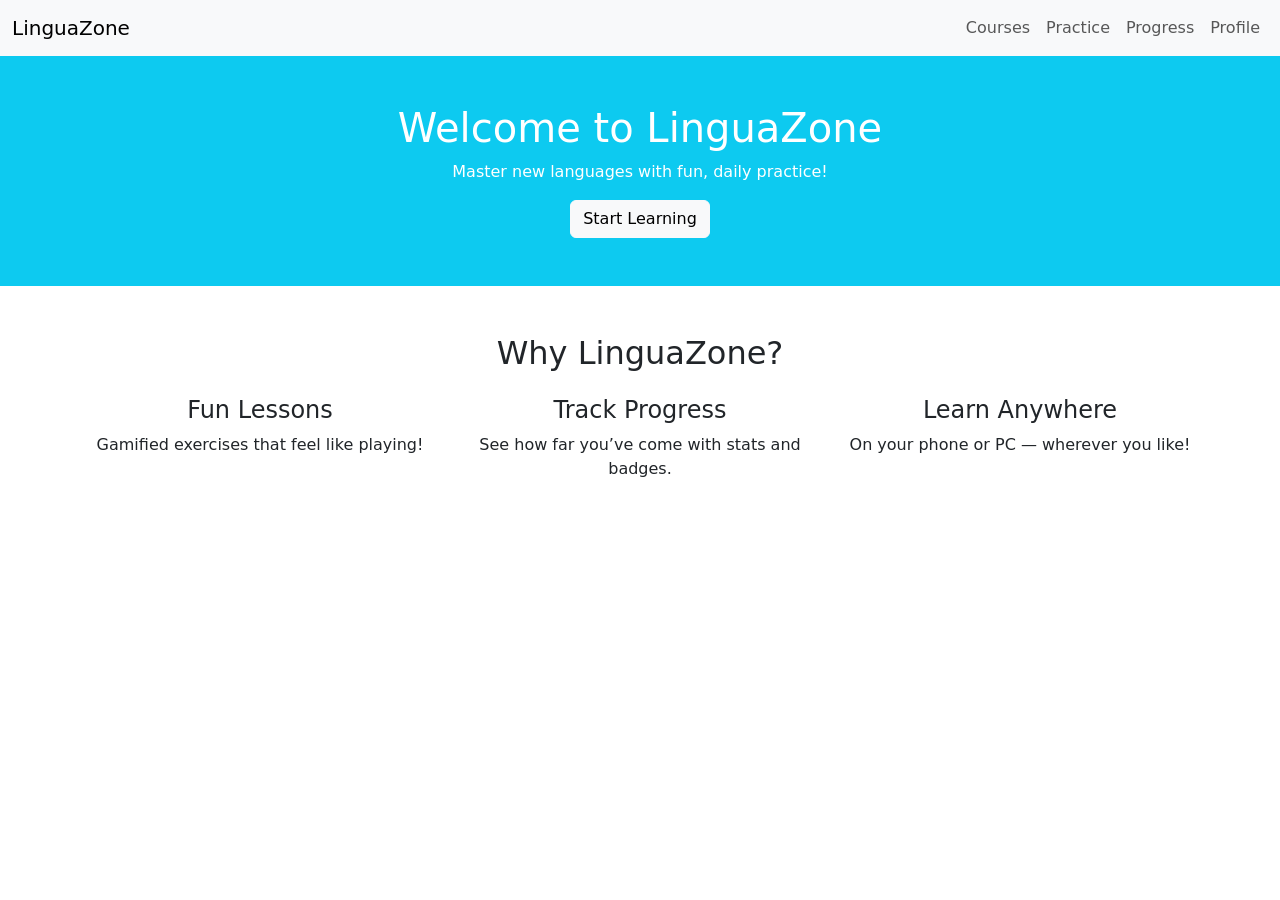
<file: duolingo/index.html>
<!DOCTYPE html>
<html lang="en">
<head>
  <meta charset="UTF-8" />
  <meta name="viewport" content="width=device-width, initial-scale=1.0" />
  <title>LinguaZone</title>
  <link rel="stylesheet" href="style.css" />
  <link rel="stylesheet" href="https://cdn.jsdelivr.net/npm/bootstrap@5.3.0/dist/css/bootstrap.min.css" />
</head>
<body>
  <nav class="navbar navbar-expand-lg bg-light">
    <div class="container-fluid">
      <a class="navbar-brand" href="#">LinguaZone</a>
      <ul class="navbar-nav ms-auto">
        <li class="nav-item"><a class="nav-link" href="courses.html">Courses</a></li>
        <li class="nav-item"><a class="nav-link" href="practice.html">Practice</a></li>
        <li class="nav-item"><a class="nav-link" href="progress.html">Progress</a></li>
        <li class="nav-item"><a class="nav-link" href="profile.html">Profile</a></li>
      </ul>
    </div>
  </nav>

  <header class="text-center p-5 bg-info text-white">
    <h1>Welcome to LinguaZone</h1>
    <p>Master new languages with fun, daily practice!</p>
    <a href="courses.html" class="btn btn-light">Start Learning</a>
  </header>

  <section class="container text-center mt-5">
    <h2>Why LinguaZone?</h2>
    <div class="row mt-4">
      <div class="col-md-4"><h4>Fun Lessons</h4><p>Gamified exercises that feel like playing!</p></div>
      <div class="col-md-4"><h4>Track Progress</h4><p>See how far you’ve come with stats and badges.</p></div>
      <div class="col-md-4"><h4>Learn Anywhere</h4><p>On your phone or PC — wherever you like!</p></div>
    </div>
  </section>
</body>
</html>
</file>
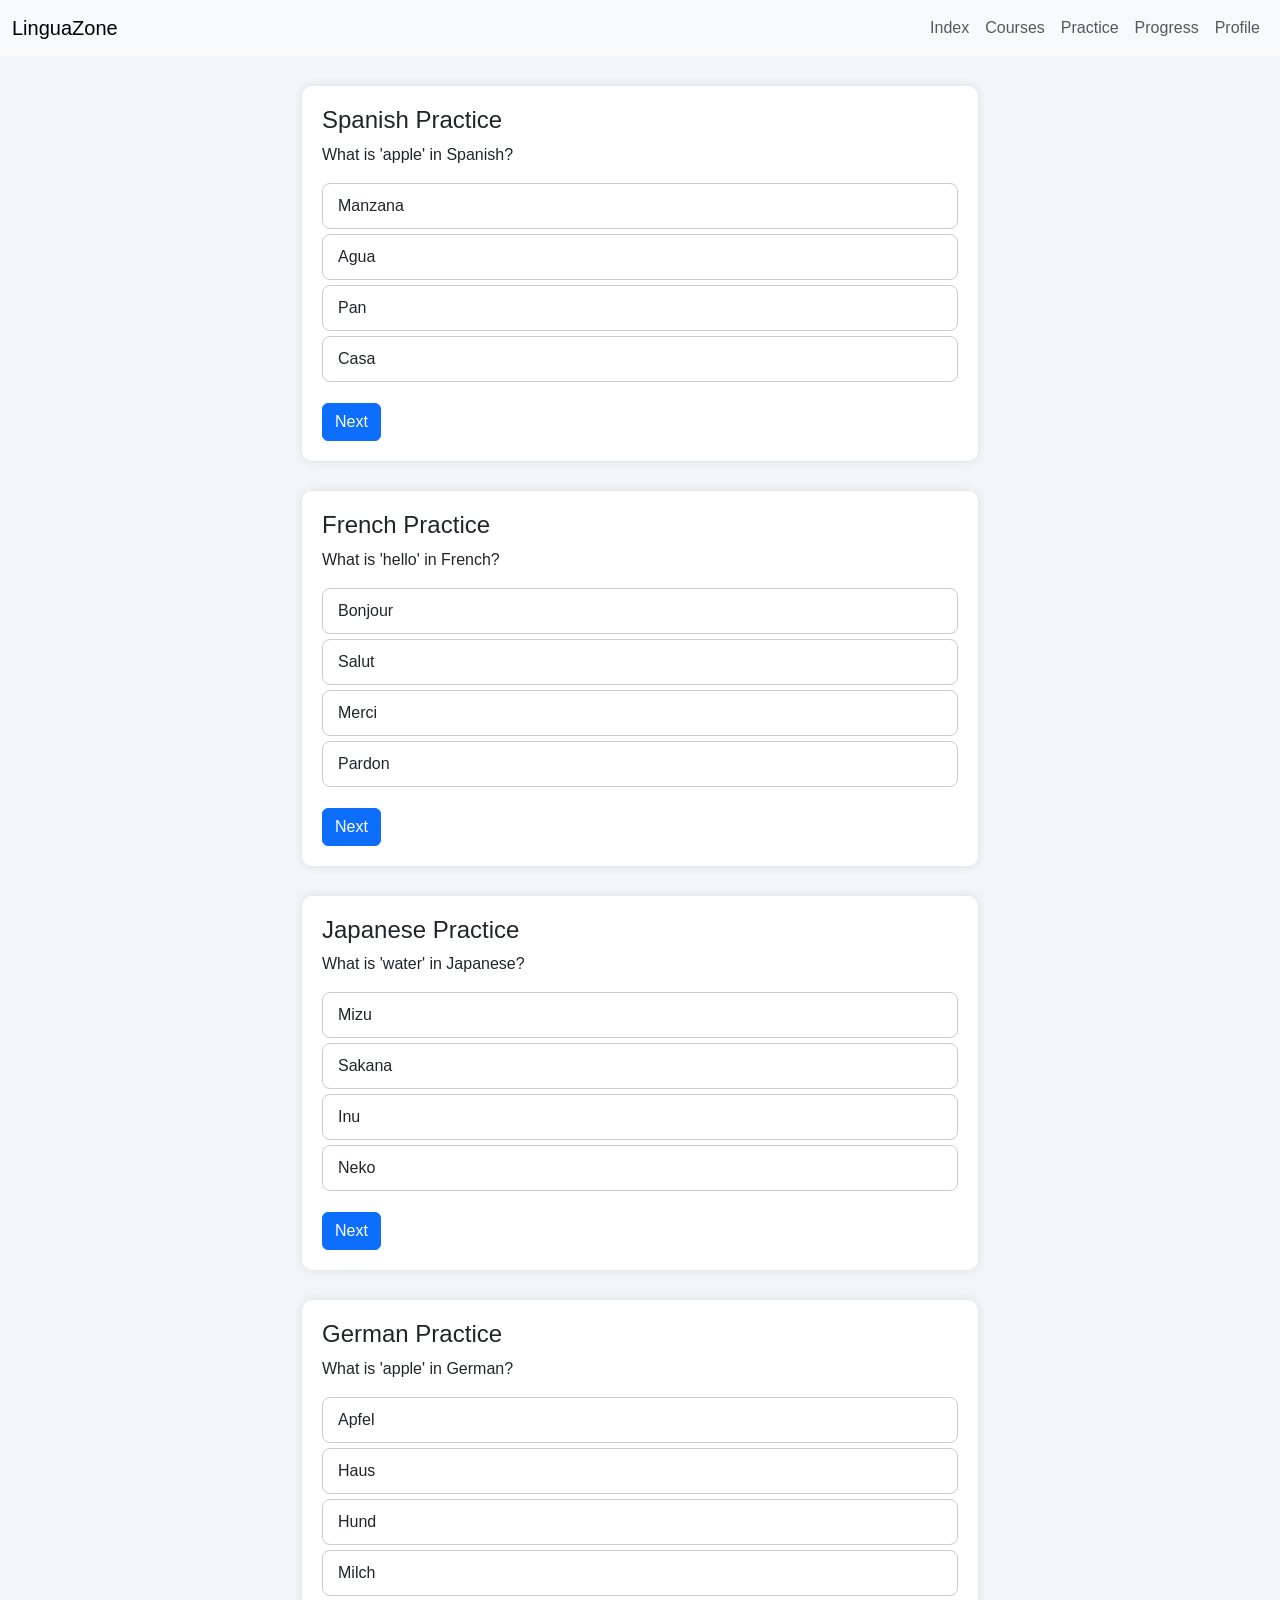
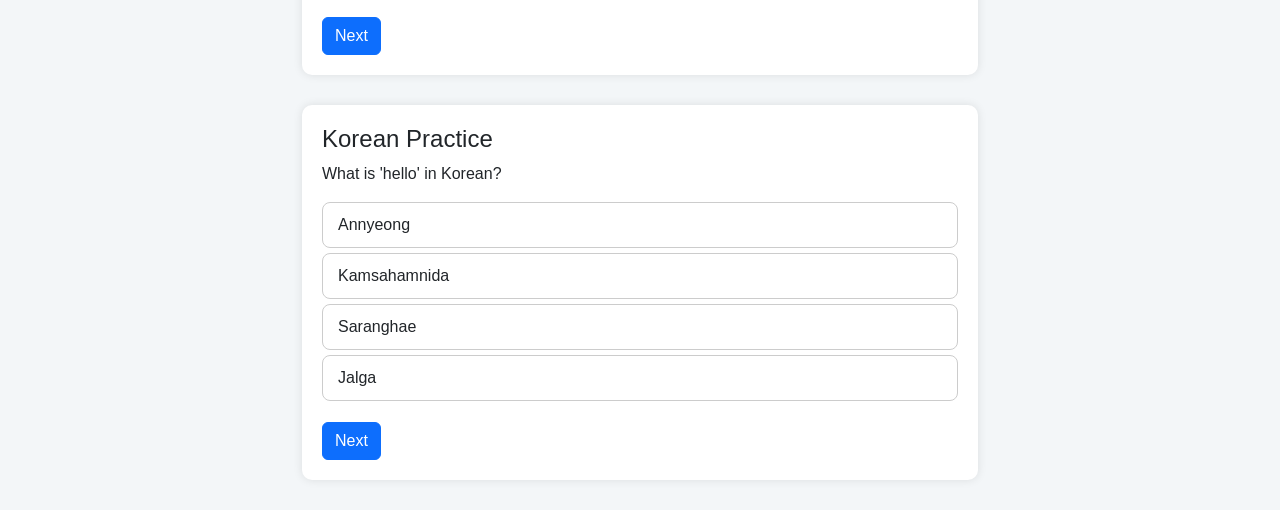
<file: duolingo/practice.html>
<!DOCTYPE html>
<html lang="en">

<head>
  <meta charset="UTF-8">
  <title>Language Practice</title>
  <link href="https://cdn.jsdelivr.net/npm/bootstrap@5.3.0/dist/css/bootstrap.min.css" rel="stylesheet">
  <style>
    body {
      background-color: #f3f6f8;
      font-family: 'Segoe UI', sans-serif;
    }

    .container {
      max-width: 700px;
      margin: 30px auto;
    }

    .question-box {
      background: #fff;
      padding: 20px;
      border-radius: 10px;
      box-shadow: 0 0 10px rgba(0, 0, 0, 0.1);
      margin-bottom: 30px;
    }

    .option {
      padding: 10px 15px;
      border: 1px solid #ccc;
      border-radius: 8px;
      margin: 5px 0;
      cursor: pointer;
      transition: 0.3s;
    }

    .option:hover {
      background-color: #e9ecef;
    }

    .option.selected {
      background-color: #1b5e20;
      color: white;
    }

    .feedback {
      margin-top: 10px;
      font-weight: bold;
    }

    .correct {
      color: #28a745;
    }

    .wrong {
      color: #dc3545;
    }
  </style>
</head>

<body>
  <nav class="navbar navbar-expand-lg bg-light">
    <div class="container-fluid">
      <a class="navbar-brand" href="#">LinguaZone</a>
      <ul class="navbar-nav ms-auto">
        <li class="nav-item"><a class="nav-link" href="index.html">Index</a></li>
        <li class="nav-item"><a class="nav-link" href="courses.html">Courses</a></li>
        <li class="nav-item"><a class="nav-link" href="practice.html">Practice</a></li>
        <li class="nav-item"><a class="nav-link" href="progress.html">Progress</a></li>
        <li class="nav-item"><a class="nav-link" href="profile.html">Profile</a></li>
      </ul>
    </div>
  </nav>
  <div class="container">
    <div class="question-box" id="spanish-box">
      <h4>Spanish Practice</h4>
      <p id="spanish-question"></p>
      <div id="spanish-options"></div>
      <button class="btn btn-primary mt-3" onclick="nextQuestion('spanish')">Next</button>
    </div>

    <div class="question-box" id="french-box">
      <h4>French Practice</h4>
      <p id="french-question"></p>
      <div id="french-options"></div>
      <button class="btn btn-primary mt-3" onclick="nextQuestion('french')">Next</button>
    </div>

    <div class="question-box" id="japanese-box">
      <h4>Japanese Practice</h4>
      <p id="japanese-question"></p>
      <div id="japanese-options"></div>
      <button class="btn btn-primary mt-3" onclick="nextQuestion('japanese')">Next</button>
    </div>

    <div class="question-box" id="german-box">
      <h4>German Practice</h4>
      <p id="german-question"></p>
      <div id="german-options"></div>
      <button class="btn btn-primary mt-3" onclick="nextQuestion('german')">Next</button>
    </div>

    <div class="question-box" id="korean-box">
      <h4>Korean Practice</h4>
      <p id="korean-question"></p>
      <div id="korean-options"></div>
      <button class="btn btn-primary mt-3" onclick="nextQuestion('korean')">Next</button>
    </div>
  </div>

  <script>
    const quizData = {
      spanish: [
        { q: "What is 'apple' in Spanish?", o: ["Manzana", "Agua", "Pan", "Casa"], a: 0 },
        { q: "What is 'house' in Spanish?", o: ["Casa", "Perro", "Agua", "Cielo"], a: 0 },
        { q: "What is 'dog' in Spanish?", o: ["Perro", "Gato", "Pez", "Rana"], a: 0 },
        { q: "What is 'water' in Spanish?", o: ["Agua", "Fuego", "Tierra", "Viento"], a: 0 },
        { q: "What is 'bread' in Spanish?", o: ["Pan", "Queso", "Fruta", "Azúcar"], a: 0 },
      ],
      french: [
        { q: "What is 'hello' in French?", o: ["Bonjour", "Salut", "Merci", "Pardon"], a: 0 },
        { q: "What is 'cat' in French?", o: ["Chat", "Chien", "Oiseau", "Lapin"], a: 0 },
        { q: "What is 'thank you' in French?", o: ["Merci", "S'il vous plaît", "Bonjour", "Salut"], a: 0 },
        { q: "What is 'bread' in French?", o: ["Pain", "Fromage", "Eau", "Lait"], a: 0 },
        { q: "What is 'water' in French?", o: ["Eau", "Vin", "Jus", "Thé"], a: 0 },
      ],
      japanese: [
        { q: "What is 'water' in Japanese?", o: ["Mizu", "Sakana", "Inu", "Neko"], a: 0 },
        { q: "What is 'dog' in Japanese?", o: ["Inu", "Neko", "Tori", "Usagi"], a: 0 },
        { q: "What is 'cat' in Japanese?", o: ["Neko", "Inu", "Kuma", "Kitsune"], a: 0 },
        { q: "What is 'thank you' in Japanese?", o: ["Arigatou", "Konnichiwa", "Sayonara", "Ohayou"], a: 0 },
        { q: "What is 'hello' in Japanese?", o: ["Konnichiwa", "Sayonara", "Arigatou", "Sumimasen"], a: 0 },
      ],
      german: [
        { q: "What is 'apple' in German?", o: ["Apfel", "Haus", "Hund", "Milch"], a: 0 },
        { q: "What is 'dog' in German?", o: ["Hund", "Katze", "Fisch", "Vogel"], a: 0 },
        { q: "What is 'milk' in German?", o: ["Milch", "Wasser", "Saft", "Brot"], a: 0 },
        { q: "What is 'house' in German?", o: ["Haus", "Tür", "Fenster", "Stuhl"], a: 0 },
        { q: "What is 'bread' in German?", o: ["Brot", "Käse", "Ei", "Obst"], a: 0 },
      ],
      korean: [
        { q: "What is 'hello' in Korean?", o: ["Annyeong", "Kamsahamnida", "Saranghae", "Jalga"], a: 0 },
        { q: "What is 'thank you' in Korean?", o: ["Kamsahamnida", "Annyeong", "Jalga", "Saranghae"], a: 0 },
        { q: "What is 'love' in Korean?", o: ["Saranghae", "Gomawo", "Annyeong", "Bap"], a: 0 },
        { q: "What is 'rice' in Korean?", o: ["Bap", "Kimchi", "Gogi", "Mul"], a: 0 },
        { q: "What is 'water' in Korean?", o: ["Mul", "Bap", "Gogi", "Kimchi"], a: 0 },
      ]
    };

    let state = { spanish: 0, french: 0, japanese: 0, german: 0, korean: 0 };

    function nextQuestion(lang) {
      
      const qIndex = state[lang];
      /*
      console.log(lang);
      console.log(lang);
      alert("lang="+lang+", qindex="+qIndex);
      */
      const question = quizData[lang][qIndex];
      //alert("lang="+lang+", qindex="+qIndex+", question="+question);
      const qEl = document.getElementById(`${lang}-question`);
      const oEl = document.getElementById(`${lang}-options`);

      if (!question) {
        qEl.innerText = "🎉 You've completed all questions!";
        oEl.innerHTML = "";
        return;
      }

      qEl.innerText = question.q;
      oEl.innerHTML = "";

      question.o.forEach((opt, index) => {
        const div = document.createElement('div');
        div.className = 'option';
        div.innerText = opt;
        div.onclick = () => {
          const isCorrect = index === question.a;
          const feedbackEl = document.createElement('div');
          feedbackEl.className = 'feedback ' + (isCorrect ? 'correct' : 'wrong');
          feedbackEl.innerText = isCorrect ? "✅ Your answer is correct!" : "❌ Your answer is wrong!";

          // Remove previous feedback and highlight
          oEl.querySelectorAll('.option').forEach(optEl => optEl.classList.remove('selected'));
          const oldFeedback = oEl.querySelector('.feedback');
          if (oldFeedback) oldFeedback.remove();

          // Highlight current and show feedback
          div.classList.add('selected');
          oEl.appendChild(feedbackEl);
        };
        oEl.appendChild(div);
      });

      state[lang]++; //lang ++ means lang = lang + 1, 0+1, 1+1, 2+1
    }

    // Load first question for all languages
    window.onload = () => {
      for (const lang in quizData) {
        nextQuestion(lang);
      }
    };
  </script>
</body>

</html>
</file>
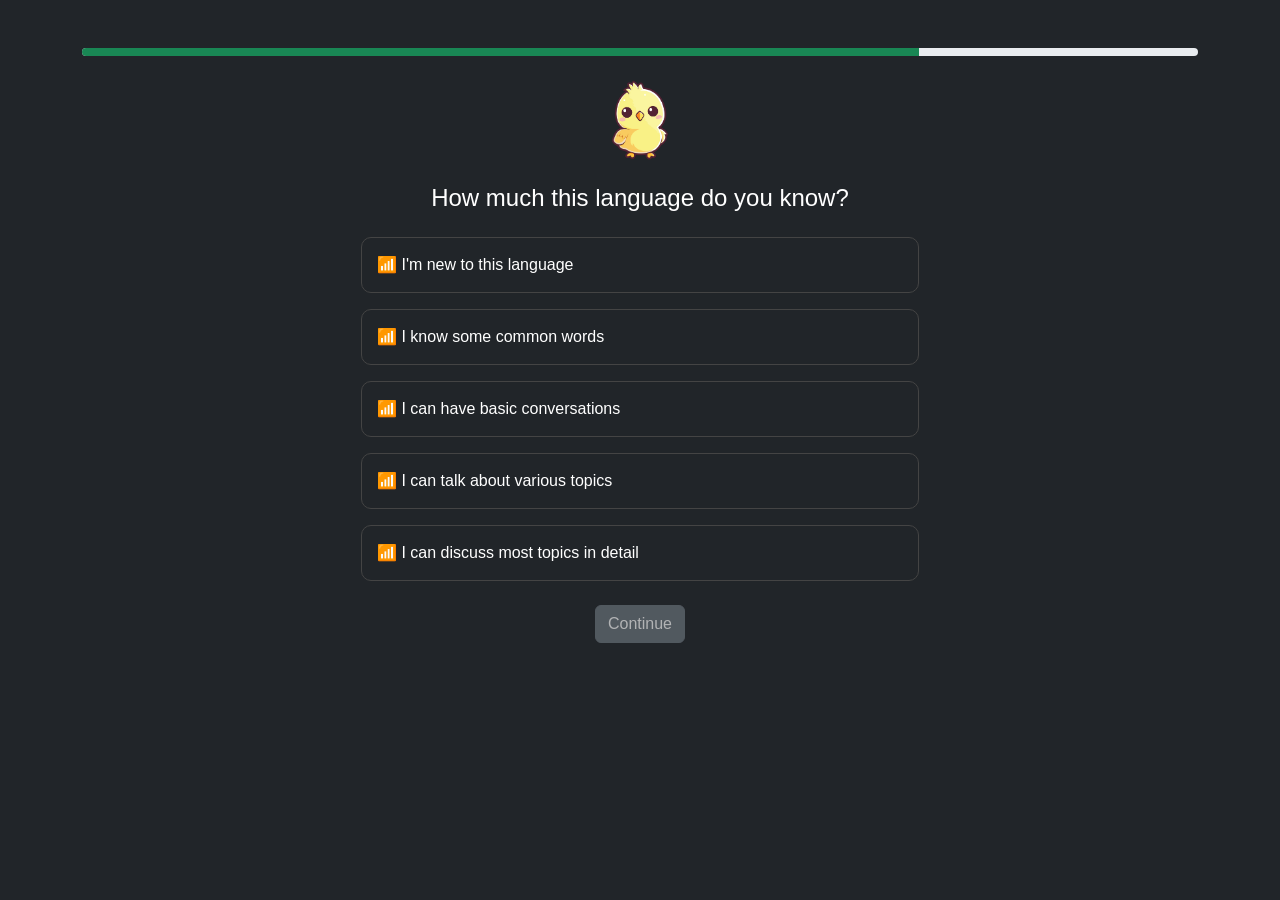
<file: duolingo/proficiency.html>
<!DOCTYPE html>
<html lang="en">

<head>
  <meta charset="UTF-8">
  <title>Proficiency Level</title>
  <link href="https://cdn.jsdelivr.net/npm/bootstrap@5.3.0/dist/css/bootstrap.min.css" rel="stylesheet">
  <link href="style.css" rel="stylesheet">
</head>

<body class="bg-dark text-white">

  <div class="container text-center mt-5">

    <div class="progress mb-4" style="height: 8px;">
      <div class="progress-bar bg-success" style="width: 75%;"></div>
    </div>

    <img src="./transparent-background-with-a-chick-free-png.webp"
      alt="Duo Owl" height="80">
    <h4 class="my-4">How much <span id="languageName">this language</span> do you know?</h4>

    <div class="d-flex flex-column align-items-center gap-3">
      <button class="btn option-btn w-50 text-start">
        📶 I'm new to this language
      </button>
      <button class="btn option-btn w-50 text-start">
        📶 I know some common words
      </button>
      <button class="btn option-btn w-50 text-start">
        📶 I can have basic conversations
      </button>
      <button class="btn option-btn w-50 text-start">
        📶 I can talk about various topics
      </button>
      <button class="btn option-btn w-50 text-start">
        📶 I can discuss most topics in detail
      </button>
    </div>
    <button id="continueBtn" class="btn btn-secondary mt-4" disabled>Continue</button>
  </div>
  <script>
    const buttons = document.querySelectorAll('.option-btn');
    const continueBtn = document.getElementById('continueBtn');

    continueBtn.addEventListener('click', () => {
      window.location.href = 'practice.html';
    });

    buttons.forEach(btn => {
      btn.addEventListener('click', () => {
        buttons.forEach(b => b.classList.remove('btn-success'));
        btn.classList.add('btn-success');
        continueBtn.disabled = false;
      });
    });
  </script>
  </div>
</body>

</html>
</file>
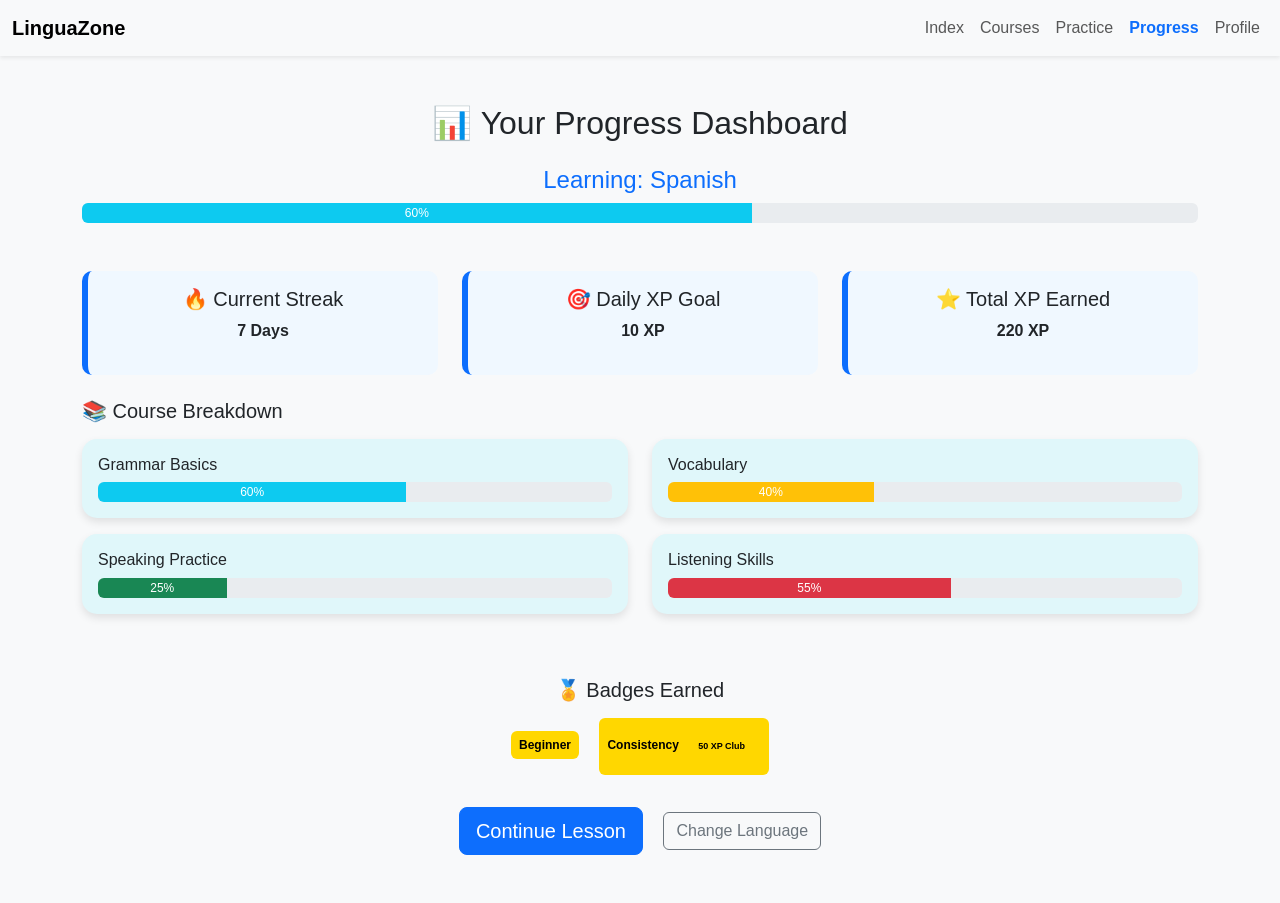
<file: duolingo/progress.html>
<!DOCTYPE html>
<html lang="en">

<head>
  <meta charset="UTF-8">
  <title>Progress Dashboard</title>
  <link href="https://cdn.jsdelivr.net/npm/bootstrap@5.3.0/dist/css/bootstrap.min.css" rel="stylesheet">
  <link rel="stylesheet" href="style.css">
  <style>
    .card {
      border-radius: 15px;
      box-shadow: 0 4px 8px rgba(0, 0, 0, 0.1);
    }

    .badge-earned {
      background-color: #ffd700;
      color: #000;
    }

    .xp-box {
      background-color: #f0f8ff;
      padding: 1rem;
      border-radius: 10px;
      border-left: 6px solid #0d6efd;
    }
  </style>
</head>

<body class="bg-light">
  <nav class="navbar navbar-expand-lg bg-light shadow-sm">
    <div class="container-fluid">
      <a class="navbar-brand fw-bold" href="#">LinguaZone</a>
      <ul class="navbar-nav ms-auto">
        <li class="nav-item"><a class="nav-link" href="index.html">Index</a></li>
        <li class="nav-item"><a class="nav-link" href="courses.html">Courses</a></li>
        <li class="nav-item"><a class="nav-link" href="practice.html">Practice</a></li>
        <li class="nav-item"><a class="nav-link active fw-bold text-primary" href="progress.html">Progress</a></li>
        <li class="nav-item"><a class="nav-link" href="profile.html">Profile</a></li>
      </ul>
    </div>
  </nav>

  <div class="container py-5">
    <h2 class="text-center mb-4">📊 Your Progress Dashboard</h2>
    <h4 class="text-center text-primary" id="langHeading">Learning: Spanish</h4>

    <!-- Progress Bar -->
    <div class="progress" style="height: 20px;">
      <div class="progress-bar bg-info" style="width: 60%;">60%</div>
    </div>
    <br><br>

    <!-- XP & Goal Stats -->
    <div class="row text-center mb-4">
      <div class="col-md-4">
        <div class="xp-box">
          <h5>🔥 Current Streak</h5>
          <p class="fw-bold">7 Days</p>
        </div>
      </div>
      <div class="col-md-4">
        <div class="xp-box">
          <h5>🎯 Daily XP Goal</h5>
          <p class="fw-bold">10 XP</p>
        </div>
      </div>
      <div class="col-md-4">
        <div class="xp-box">
          <h5>⭐ Total XP Earned</h5>
          <p class="fw-bold">220 XP</p>
        </div>
      </div>
    </div>

    <!-- Lessons Progress -->  
    <div class="mb-5">
      <h5 class="mb-3">📚 Course Breakdown</h5>
      <div class="row">
        <div class="col-md-6 mb-3">
          <div class="card p-3">
            <h6>Grammar Basics</h6>
            <div class="progress" style="height: 20px;">
              <div class="progress-bar bg-info" style="width: 60%;">60%</div>
            </div>
          </div>
        </div>
        <div class="col-md-6 mb-3">
          <div class="card p-3">
            <h6>Vocabulary</h6>
            <div class="progress" style="height: 20px;">
              <div class="progress-bar bg-warning" style="width: 40%;">40%</div>
            </div>
          </div>
        </div>
        <div class="col-md-6 mb-3">
          <div class="card p-3">
            <h6>Speaking Practice</h6>
            <div class="progress" style="height: 20px;">
              <div class="progress-bar bg-success" style="width: 25%;">25%</div>
            </div>
          </div>
        </div>
        <div class="col-md-6 mb-3">
          <div class="card p-3">
            <h6>Listening Skills</h6>
            <div class="progress" style="height: 20px;">
              <div class="progress-bar bg-danger" style="width: 55%;">55%</div>
            </div>
          </div>
        </div>
      </div>
    </div>

    <!-- Badges Section -->
    <div class="text-center mb-4">
      <h5>🏅 Badges Earned</h5>
      <span class="badge badge-earned p-2 m-2">Beginner</span>
      <span class="badge badge-earned p-2 m-2">Consistency</sp 
        an>
      <span class="badge badge-earned p-2 m-2">50 XP Club</span>
    </div>

    <!-- Buttons -->
    <div class="text-center">
      <button class="btn btn-primary btn-lg me-3">Continue Lesson</button>
      <button class="btn btn-outline-secondary" onclick="reset()">Change Language</button>
    </div>
  </div>

</body>

</html>
</file>
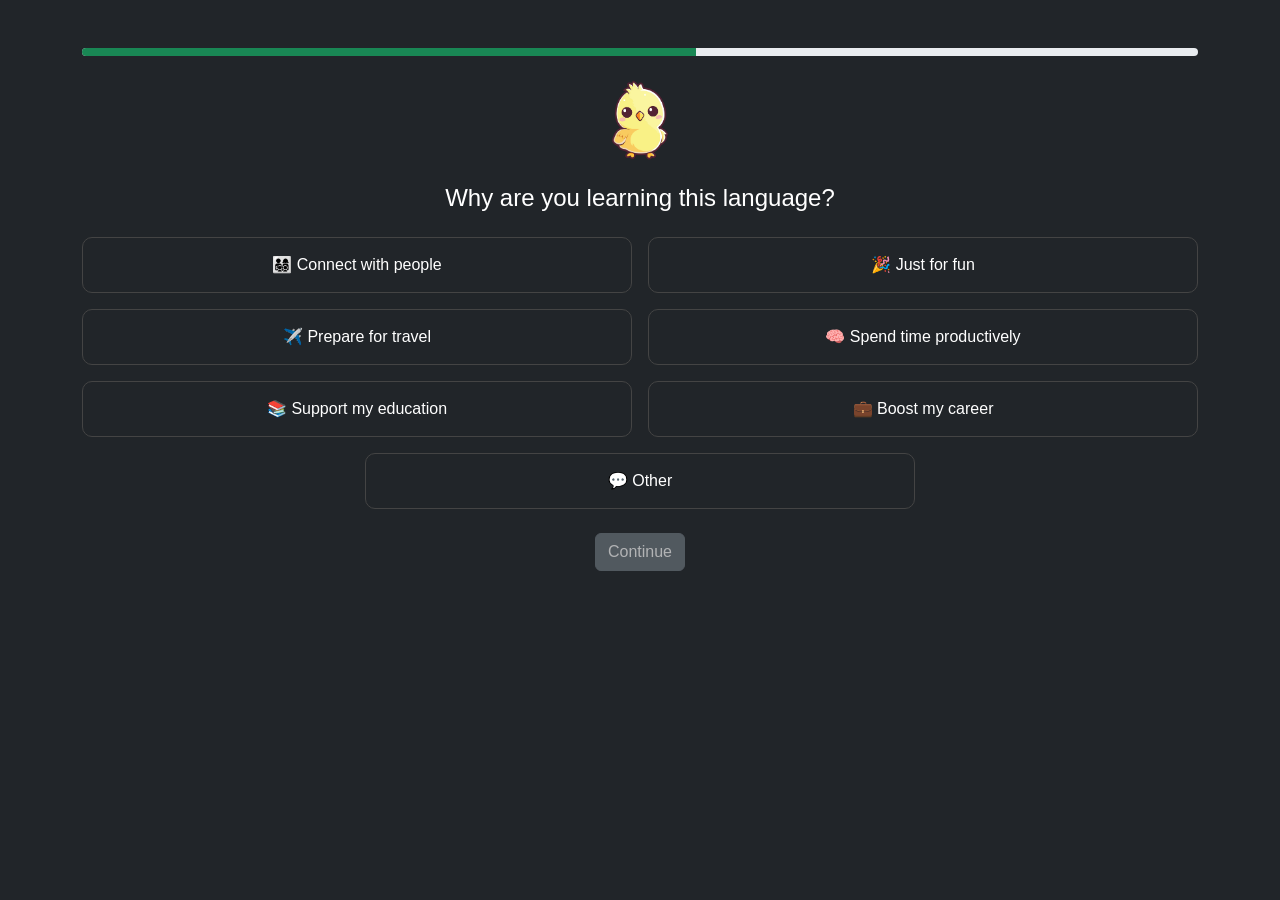
<file: duolingo/reason.html>
<!DOCTYPE html>
<html lang="en">
<head>
  <meta charset="UTF-8">
  <title>Why are you learning?</title>
  <link href="https://cdn.jsdelivr.net/npm/bootstrap@5.3.0/dist/css/bootstrap.min.css" rel="stylesheet">
  <link href="style.css" rel="stylesheet">
</head>
<body class="bg-dark text-white">

  <div class="container text-center mt-5">

    <div class="progress mb-4" style="height: 8px;">
      <div class="progress-bar bg-success" style="width: 55%;"></div>
    </div>

    <img src="./transparent-background-with-a-chick-free-png.webp" alt="Duo Owl" height="80">
    <h4 class="my-4">Why are you learning <span id="languageName">this language</span>?</h4>

    <div class="row row-cols-1 row-cols-md-2 g-3 justify-content-center">
      <div class="col"><button class="btn option-btn w-100">👨‍👩‍👧‍👦 Connect with people</button></div>
      <div class="col"><button class="btn option-btn w-100">🎉 Just for fun</button></div>
      <div class="col"><button class="btn option-btn w-100">✈️ Prepare for travel</button></div>
      <div class="col"><button class="btn option-btn w-100">🧠 Spend time productively</button></div>
      <div class="col"><button class="btn option-btn w-100">📚 Support my education</button></div>
      <div class="col"><button class="btn option-btn w-100">💼 Boost my career</button></div>
      <div class="col"><button class="btn option-btn w-100">💬 Other</button></div>
    </div>
    <button id="continueBtn" class="btn btn-secondary mt-4" disabled>Continue</button>
  </div>
<script>
  const buttons = document.querySelectorAll('.option-btn');
  const continueBtn = document.getElementById('continueBtn');

  continueBtn.addEventListener('click', () => {
    window.location.href = 'proficiency.html'; 
  });

  buttons.forEach(btn => {
    btn.addEventListener('click', () => {
      buttons.forEach(b => b.classList.remove('btn-success'));
      btn.classList.add('btn-success');
      continueBtn.disabled = false;
    });
  });
</script>

</body>
</html>
</file>
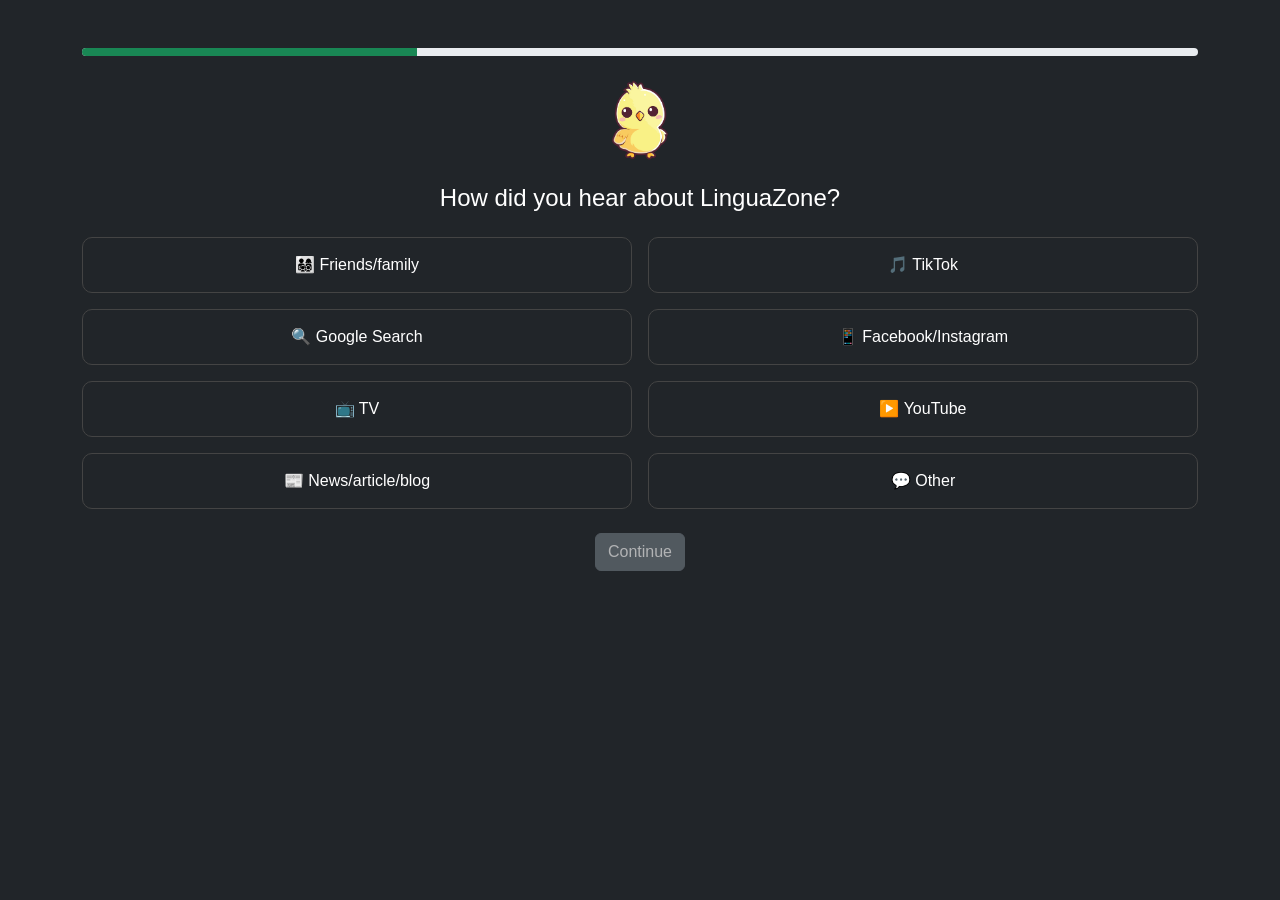
<file: duolingo/survey.html>
<!DOCTYPE html>
<html lang="en">
<head>
  <meta charset="UTF-8">
  <title>How did you hear about us?</title>
  <link href="https://cdn.jsdelivr.net/npm/bootstrap@5.3.0/dist/css/bootstrap.min.css" rel="stylesheet">
  <link href="style.css" rel="stylesheet">
</head>
<body class="bg-dark text-white">

  <div class="container text-center mt-5">
    <div class="progress mb-4" style="height: 8px;">
      <div class="progress-bar bg-success" style="width: 30%;"></div>
    </div>
    <img src="./transparent-background-with-a-chick-free-png.webp" alt="Duo" height="80">
    <h4 class="my-4">How did you hear about LinguaZone?</h4>

    <div class="row row-cols-1 row-cols-md-2 g-3 justify-content-center">
      <div class="col"><button class="btn option-btn w-100">👨‍👩‍👧‍👦 Friends/family</button></div>
      <div class="col"><button class="btn option-btn w-100">🎵 TikTok</button></div>
      <div class="col"><button class="btn option-btn w-100">🔍 Google Search</button></div>
      <div class="col"><button class="btn option-btn w-100">📱 Facebook/Instagram</button></div>
      <div class="col"><button class="btn option-btn w-100">📺 TV</button></div>
      <div class="col"><button class="btn option-btn w-100">▶️ YouTube</button></div>
      <div class="col"><button class="btn option-btn w-100">📰 News/article/blog</button></div>
      <div class="col"><button class="btn option-btn w-100">💬 Other</button></div>
    </div>

    <button id="continueBtn" class="btn btn-secondary mt-4" disabled>Continue</button>
  </div>

  <script>
    const buttons = document.querySelectorAll('.option-btn');
    continueBtn.addEventListener('click', () => {
  window.location.href = 'reason.html';
});


    buttons.forEach(btn => {
      btn.addEventListener('click', () => {
        buttons.forEach(b => b.classList.remove('btn-success'));
        btn.classList.add('btn-success');
        continueBtn.disabled = false;
      });
    });
  </script>
</body>
</html>
</file>
<file: duolingo/style.css>
body {
  font-family: 'Segoe UI', sans-serif;
  background: #f9f9f9;
}
.card {
  border: none;
  background-color: #e0f7fa;
  border-radius: 15px;
  transition: transform 0.2s ease-in-out;
}
.card:hover {
  transform: scale(1.05);
}

body {
  font-family: 'Segoe UI', sans-serif;
}

.lang-card {
  border: 2px solid #eee;
  border-radius: 15px;
  padding: 20px;
  text-align: center;
  transition: 0.3s;
  background-color: white;
  height: 100%;
  cursor: pointer;
}

.lang-card:hover {
  transform: translateY(-5px);
  box-shadow: 0 0 15px rgba(0,0,0,0.1);
}

.lang-card img {
  height: 50px;
  margin-bottom: 10px;
}

.lang-name {
  font-weight: 600;
  font-size: 18px;
}

.lang-learners {
  color: #6c757d;
  font-size: 14px;
}

.option-btn {
  background-color: #212529;
  color: white;
  border: 1px solid #444;
  padding: 15px;
  font-size: 16px;
  border-radius: 10px;
}

.option-btn:hover {
  background-color: #2a2a2a;
}
</file>
